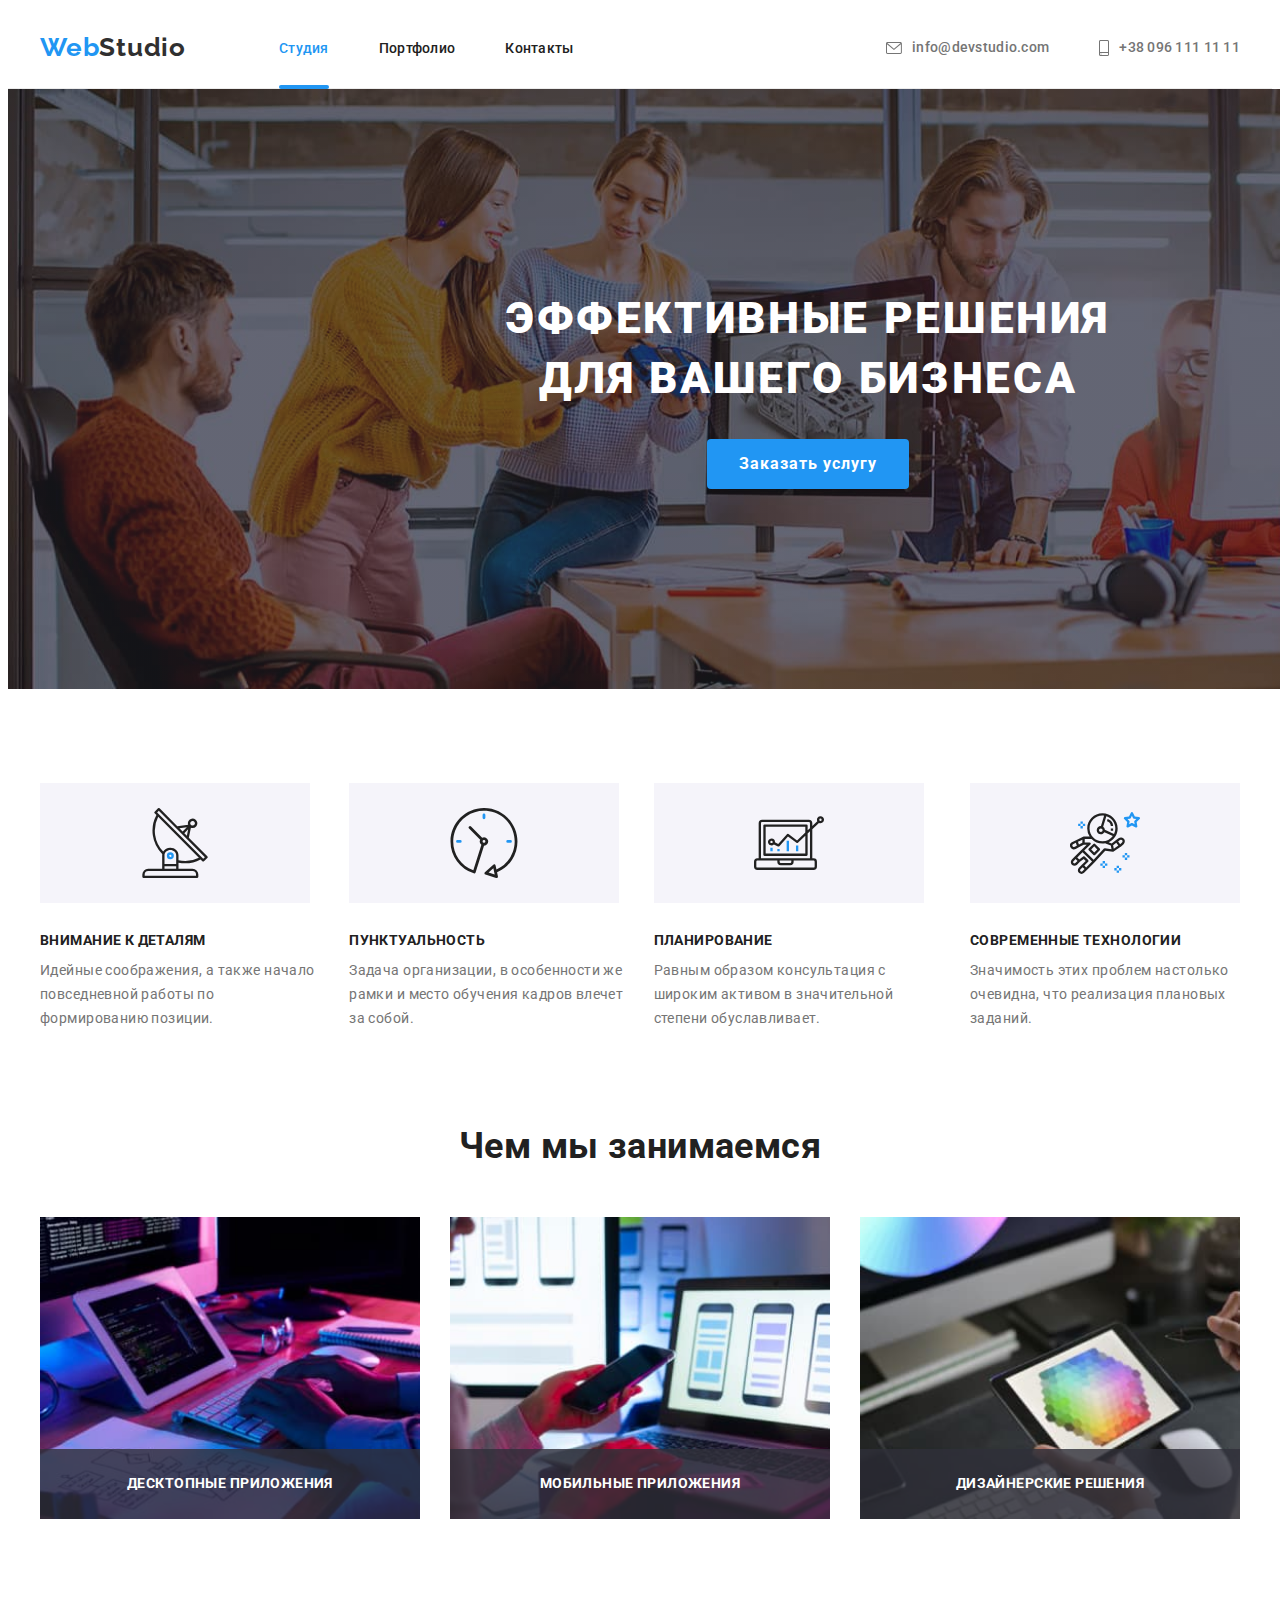
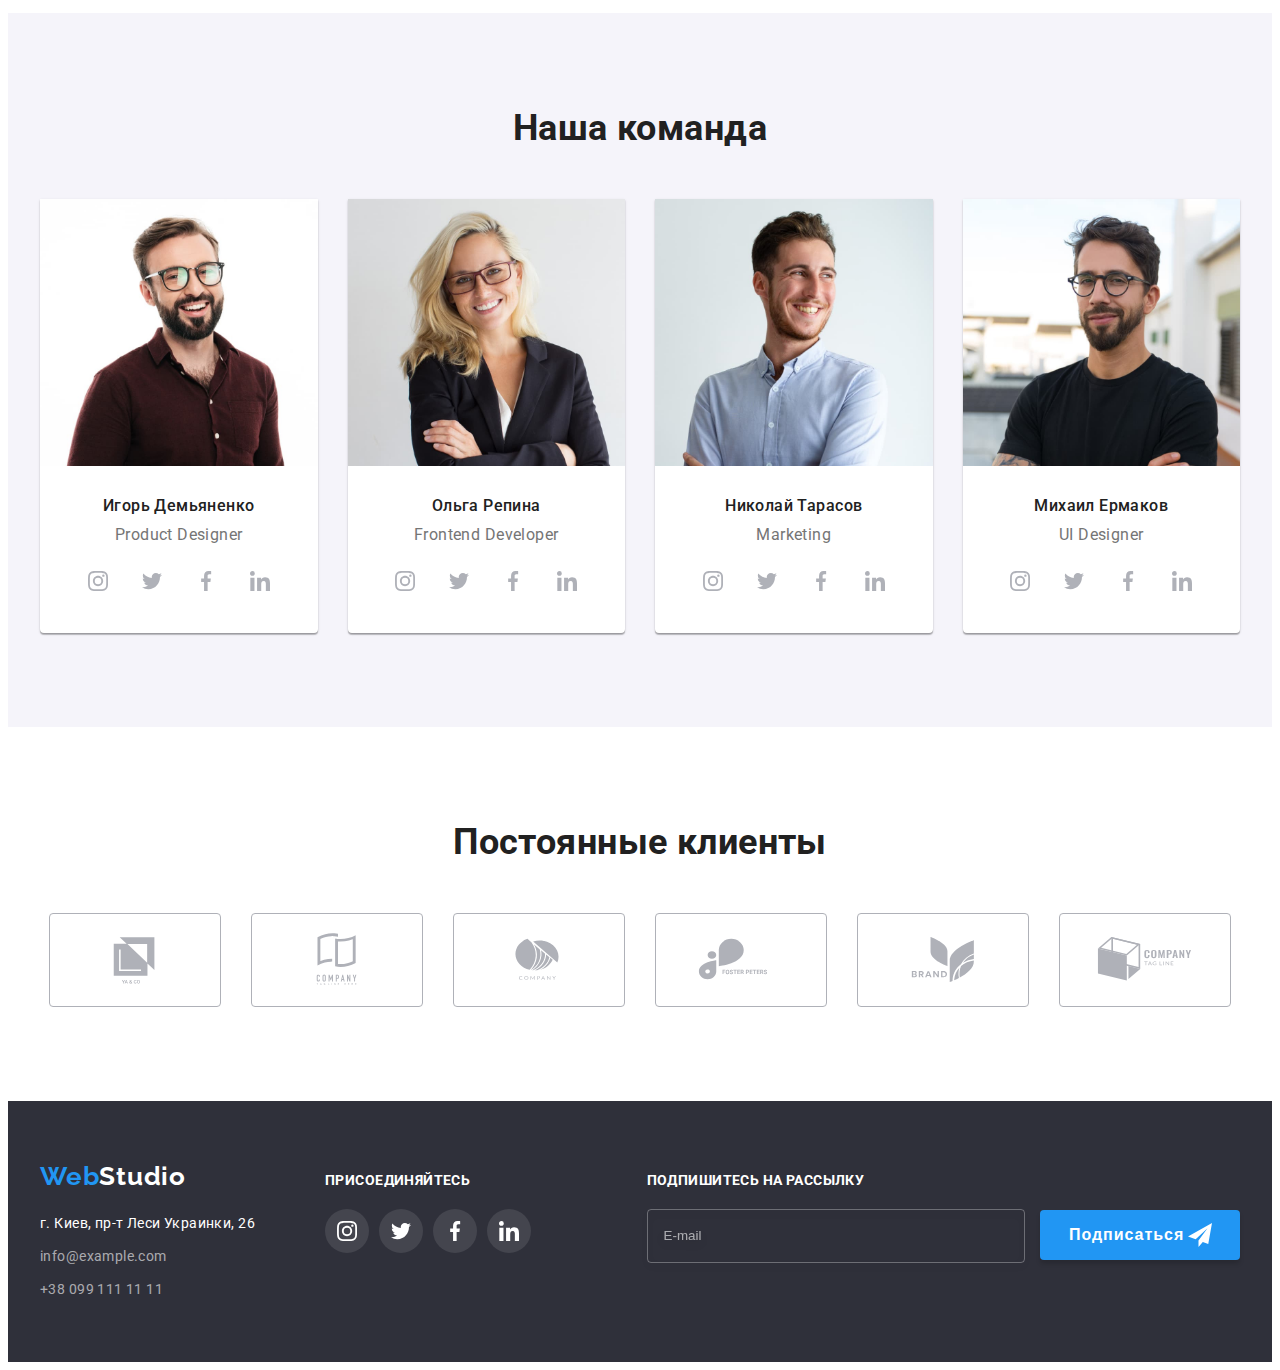
<file: index.html>
<!DOCTYPE html>
<html lang="ru">
  <head>
    <meta charset="UTF-8" />
    <meta http-equiv="X-UA-Compatible" content="IE=edge" />
    <meta name="viewport" content="width=device-width, initial-scale=1.0" />
    <link rel="preconnect" href="https://fonts.googleapis.com" />
    <link rel="preconnect" href="https://fonts.gstatic.com" crossorigin />
    <link
      href="https://fonts.googleapis.com/css2?family=Raleway:wght@700&family=Roboto:wght@400;500;700;900&display=swap"
      rel="stylesheet"
    />
    <link
      rel="stylesheet"
      href="https://cdnjs.cloudflare.com/ajax/libs/modern-normalize/1.1.0/modern-normalize.min.css"
      integrity="sha512-wpPYUAdjBVSE4KJnH1VR1HeZfpl1ub8YT/NKx4PuQ5NmX2tKuGu6U/JRp5y+Y8XG2tV+wKQpNHVUX03MfMFn9Q=="
      crossorigin="anonymous"
      referrerpolicy="no-referrer"
    />
    <link rel="stylesheet" href="./css/style.css" />
    <title>Студия</title>
  </head>
  <body>
    <header class="header">
      <div class="container">
        <nav class="header-nav">
          <a href="" lang="en" class="header-nav__logo link"
            >Web<span class="header-nav__logo-bottom link">Studio</span></a
          >
          <ul class="header-list list">
            <li class="header-list__item">
              <a href="" class="header-list__link link link-active">Студия</a>
            </li>
            <li class="header-list__item">
              <a href="portfolio.html" class="header-list__link link"
                >Портфолио</a
              >
            </li>
            <li class="header-list__item">
              <a href="" class="header-list__link link">Контакты</a>
            </li>
          </ul>
        </nav>
        <ul class="header-list-adress list">
          <li>
            <a
              href="mailto:info@devstudio.com"
              class="header-list-adress__mail link"
            >
              <svg class="header-list-adress__icon" width="16" height="12">
                <use href="./images/icons.svg#icon-velopeen"></use>
              </svg>
              info@devstudio.com</a
            >
          </li>
          <li>
            <a href="tel:+380961111111" class="header-list-adress__tel link">
              <svg class="header-list-adress__icon" width="10" height="16">
                <use href="./images/icons.svg#icon-smartphone"></use>
              </svg>
              +38 096 111 11 11</a
            >
          </li>
        </ul>
      </div>
    </header>
    <main>
      <section class="hero">
        <div class="container">
          <h1 class="hero__title">Эффективные решения для вашего бизнеса</h1>
          <button type="button" class="hero__btn" data-modal-open>
            Заказать услугу
          </button>
        </div>
      </section>
      <section class="characteristics">
        <div class="container">
          <h2 class="characteristics__title visually-hidden">
            Наши характеристики
          </h2>
          <ul class="characteristics-list list">
            <li class="characteristics-list__item">
              <div class="characteristics-soc">
                <svg class="characteristics-soc__icon" width="70" height="70">
                  <use href="./images/icons.svg#icon-antenna"></use>
                </svg>
              </div>

              <h3 class="characteristics-list__title">Внимание к деталям</h3>
              <p class="characteristics-list__text">
                Идейные соображения, а также начало повседневной работы по
                формированию позиции.
              </p>
            </li>
            <li class="characteristics-list__item">
              <div class="characteristics-soc">
                <svg class="characteristics-soc__icon" width="70" height="70">
                  <use href="./images/icons.svg#icon-clock"></use>
                </svg>
              </div>
              <h3 class="characteristics-list__title">Пунктуальность</h3>
              <p class="characteristics-list__text">
                Задача организации, в особенности же рамки и место обучения
                кадров влечет за собой.
              </p>
            </li>
            <li class="characteristics-list__item">
              <div class="characteristics-soc">
                <svg class="characteristics-soc__icon" width="70" height="70">
                  <use href="./images/icons.svg#icon-diagram"></use>
                </svg>
              </div>
              <h3 class="characteristics-list__title">Планирование</h3>
              <p class="characteristics-list__text">
                Равным образом консультация с широким активом в значительной
                степени обуславливает.
              </p>
            </li>
            <li class="characteristics-list__item">
              <div class="characteristics-soc">
                <svg class="characteristics-soc__icon" width="70" height="70">
                  <use href="./images/icons.svg#icon-astronaut"></use>
                </svg>
              </div>
              <h3 class="characteristics-list__title">
                Современные технологии
              </h3>
              <p class="characteristics-list__text">
                Значимость этих проблем настолько очевидна, что реализация
                плановых заданий.
              </p>
            </li>
          </ul>
        </div>
      </section>
      <section class="employment">
        <div class="container">
          <h2 class="employment__title">Чем мы занимаемся</h2>
          <ul class="employment-list list">
            <li class="employment-list__item">
              <img
                src="images/img.jpg"
                alt="Десктопные приложения"
                width="370"
                class="employment-list__img"
              />
              <p class="employment-list__text">Десктопные приложения</p>
            </li>
            <li class="employment-list__item">
              <img
                src="images/img1.jpg"
                alt="Мобильные приложения"
                width="370"
                class="employment-list__img"
              />
              <p class="employment-list__text">Мобильные приложения</p>
            </li>
            <li class="employment-list__item">
              <img
                src="images/img2.jpg"
                alt="Дизайнерские решения"
                width="370"
                class="employment-list__img"
              />
              <p class="employment-list__text">Дизайнерские решения</p>
            </li>
          </ul>
        </div>
      </section>
      <!-- <svg class="command-soc-icon" width="" height="">
                      <use href="./images/icons.svg#"></use>
                    </svg> -->
      <section class="command">
        <div class="container">
          <h2 class="command__title">Наша команда</h2>
          <ul class="command-list list">
            <li class="command-list__item">
              <img
                src="images/ihor.jpg"
                alt="Игорь Демьяненко"
                width="270"
                class="command-list__img"
              />
              <h3 class="command-list__title">Игорь Демьяненко</h3>
              <p lang="en" class="command-list__text">Product Designer</p>
              <ul class="command-soc-list list">
                <li class="command-soc-list__item">
                  <a href="" class="command-soc-list__link">
                    <svg class="command-soc-list__icon" width="20" height="20">
                      <use href="./images/icons.svg#icon-instagram"></use>
                    </svg>
                  </a>
                </li>
                <li class="command-soc-list__item">
                  <a href="" class="command-soc-list__link">
                    <svg class="command-soc-list__icon" width="20" height="20">
                      <use href="./images/icons.svg#icon-twitter"></use>
                    </svg>
                  </a>
                </li>
                <li class="command-soc-list__item">
                  <a href="" class="command-soc-list__link">
                    <svg class="command-soc-list__icon" width="20" height="20">
                      <use href="./images/icons.svg#icon-facebook"></use>
                    </svg>
                  </a>
                </li>
                <li class="command-soc-list__item">
                  <a href="" class="command-soc-list__link">
                    <svg class="command-soc-list__icon" width="20" height="20">
                      <use href="./images/icons.svg#icon-linkedin"></use>
                    </svg>
                  </a>
                </li>
              </ul>
            </li>
            <li class="command-list__item">
              <img
                src="images/olha.jpg"
                alt="Ольга Репина"
                width="270"
                class="command-list__img"
              />
              <h3 class="command-list__title">Ольга Репина</h3>
              <p lang="en" class="command-list__text">Frontend Developer</p>
              <ul class="command-soc-list list">
                <li class="command-soc-list__item">
                  <a href="" class="command-soc-list__link">
                    <svg class="command-soc-list__icon" width="20" height="20">
                      <use href="./images/icons.svg#icon-instagram"></use>
                    </svg>
                  </a>
                </li>
                <li class="command-soc-list__item">
                  <a href="" class="command-soc-list__link">
                    <svg class="command-soc-list__icon" width="20" height="20">
                      <use href="./images/icons.svg#icon-twitter"></use>
                    </svg>
                  </a>
                </li>
                <li class="command-soc-list__item">
                  <a href="" class="command-soc-list__link">
                    <svg class="command-soc-list__icon" width="20" height="20">
                      <use href="./images/icons.svg#icon-facebook"></use>
                    </svg>
                  </a>
                </li>
                <li class="command-soc-list__item">
                  <a href="" class="command-soc-list__link">
                    <svg class="command-soc-list__icon" width="20" height="20">
                      <use href="./images/icons.svg#icon-linkedin"></use>
                    </svg>
                  </a>
                </li>
              </ul>
            </li>
            <li class="command-list__item">
              <img
                src="images/nikolay.jpg"
                alt="Николай Тарасов"
                width="270"
                class="command-list__img"
              />
              <h3 class="command-list__title">Николай Тарасов</h3>
              <p lang="en" class="command-list__text">Marketing</p>
              <ul class="command-soc-list list">
                <li class="command-soc-list__item">
                  <a href="" class="command-soc-list__link">
                    <svg class="command-soc-list__icon" width="20" height="20">
                      <use href="./images/icons.svg#icon-instagram"></use>
                    </svg>
                  </a>
                </li>
                <li class="command-soc-list__item">
                  <a href="" class="command-soc-list__link">
                    <svg class="command-soc-list__icon" width="20" height="20">
                      <use href="./images/icons.svg#icon-twitter"></use>
                    </svg>
                  </a>
                </li>
                <li class="command-soc-list__item">
                  <a href="" class="command-soc-list__link">
                    <svg class="command-soc-list__icon" width="20" height="20">
                      <use href="./images/icons.svg#icon-facebook"></use>
                    </svg>
                  </a>
                </li>
                <li class="command-soc-list__item">
                  <a href="" class="command-soc-list__link">
                    <svg class="command-soc-list__icon" width="20" height="20">
                      <use href="./images/icons.svg#icon-linkedin"></use>
                    </svg>
                  </a>
                </li>
              </ul>
            </li>
            <li class="command-list__item">
              <img
                src="images/mikhail.jpg"
                alt="Михаил Ермаков"
                width="270"
                class="command-list__img"
              />
              <h3 class="command-list__title">Михаил Ермаков</h3>
              <p lang="en" class="command-list__text">UI Designer</p>
              <ul class="command-soc-list list">
                <li class="command-soc-list__item">
                  <a href="" class="command-soc-list__link">
                    <svg class="command-soc-list__icon" width="20" height="20">
                      <use href="./images/icons.svg#icon-instagram"></use>
                    </svg>
                  </a>
                </li>
                <li class="command-soc-list__item">
                  <a href="" class="command-soc-list__link">
                    <svg class="command-soc-list__icon" width="20" height="20">
                      <use href="./images/icons.svg#icon-twitter"></use>
                    </svg>
                  </a>
                </li>
                <li class="command-soc-list__item">
                  <a href="" class="command-soc-list__link">
                    <svg class="command-soc-list__icon" width="20" height="20">
                      <use href="./images/icons.svg#icon-facebook"></use>
                    </svg>
                  </a>
                </li>
                <li class="command-soc-list__item">
                  <a href="" class="command-soc-list__link">
                    <svg class="command-soc-list__icon" width="20" height="20">
                      <use href="./images/icons.svg#icon-linkedin"></use>
                    </svg>
                  </a>
                </li>
              </ul>
            </li>
          </ul>
        </div>
      </section>
      <section class="clients">
        <h2 class="clients__title">Постоянные клиенты</h2>
        <ul class="clients-list list">
          <li class="clients-list__item">
            <a href="" class="clients-list__link link">
              <svg class="clients-list__icon" width="106" height="60">
                <use href="./images/icons.svg#icon-Logo"></use>
              </svg>
            </a>
          </li>
          <li class="clients-list__item">
            <a href="" class="clients-list__link link">
              <svg class="clients-list__icon" width="106" height="60">
                <use href="./images/icons.svg#icon-Logo-1"></use>
              </svg>
            </a>
          </li>
          <li class="clients-list__item">
            <a href="" class="clients-list__link link">
              <svg class="clients-list__icon" width="106" height="60">
                <use href="./images/icons.svg#icon-Logo-2"></use>
              </svg>
            </a>
          </li>
          <li class="clients-list__item">
            <a href="" class="clients-list__link link">
              <svg class="clients-list__icon" width="106" height="60">
                <use href="./images/icons.svg#icon-Logo-3"></use>
              </svg>
            </a>
          </li>
          <li class="clients-list__item">
            <a href="" class="clients-list__link link">
              <svg class="clients-list__icon" width="106" height="60">
                <use href="./images/icons.svg#icon-Logo-4"></use>
              </svg>
            </a>
          </li>
          <li class="clients-list__item">
            <a href="" class="clients-list__link link">
              <svg class="clients-list__icon" width="106" height="60">
                <use href="./images/icons.svg#icon-Logo-5"></use>
              </svg>
            </a>
          </li>
        </ul>
      </section>
    </main>

    <footer class="footer">
      <div class="container">
        <div class="footer-link">
          <a href="" lang="en" class="footer-logo link"
            >Web<span class="footer-logo-bottom">Studio</span></a
          >
          <address class="footer-address">
            <ul class="footer-list list">
              <li class="footer-item">
                <a
                  href="https://goo.gl/maps/c82AYFXfid1aYT6A9"
                  target="blank"
                  rel="noopener noreferrer nofollow"
                  class="footer-link-adress link"
                  >г. Киев, пр-т Леси Украинки, 26</a
                >
              </li>
              <li>
                <a href="mailto:info@example.com" class="footer-link-mail link"
                  >info@example.com</a
                >
              </li>
              <li>
                <a href="tel:+380991111111" class="footer-link-tel link"
                  >+38 099 111 11 11</a
                >
              </li>
            </ul>
          </address>
        </div>
        <div class="footer-icon">
          <p class="footer-title">присоединяйтесь</p>
          <ul class="footer-soc-list list">
            <li class="footer-soc-item">
              <a href="" class="footer-soc-link">
                <svg class="footer-soc-icon" width="20" height="20">
                  <use href="./images/icons.svg#icon-instagram"></use>
                </svg>
              </a>
            </li>
            <li class="footer-soc-item">
              <a href="" class="footer-soc-link">
                <svg class="footer-soc-icon" width="20" height="20">
                  <use href="./images/icons.svg#icon-twitter"></use>
                </svg>
              </a>
            </li>
            <li class="footer-soc-item">
              <a href="" class="footer-soc-link">
                <svg class="footer-soc-icon" width="20" height="20">
                  <use href="./images/icons.svg#icon-facebook"></use>
                </svg>
              </a>
            </li>
            <li class="footer-soc-item">
              <a href="" class="footer-soc-link">
                <svg class="footer-soc-icon" width="20" height="20">
                  <use href="./images/icons.svg#icon-linkedin"></use>
                </svg>
              </a>
            </li>
          </ul>
        </div>
        <div class="footer-subscription">
          <p class="footer-subscription-title">Подпишитесь на рассылку</p>
          <form>
            <input
              type="text"
              name="user-email"
              class="footer-subscription-input"
              placeholder="E-mail"
            />
            <button type="submit" class="footer-subscription-btn">
              Подписаться
              <svg class="footer-input-icon" width="24" height="24">
                <use href="./images/icons.svg#icon-icon-send"></use>
              </svg>
            </button>
          </form>
        </div>
      </div>
    </footer>
    <div class="backdrop is-hidden" data-modal>
      <div class="backdrop__modal">
        <button type="button" class="modal-close-btn" data-modal-close>
          <svg class="modal-close-btn__icon" width="11" height="11">
            <use href="./images/icons.svg#icon---18dp-2-1-1"></use>
          </svg>
        </button>
        <p class="backdrop__title">Оставьте свои данные, мы вам перезвоним</p>
        <form class="modal-form">
          <div class="modal-field">
            <label class="modal-field__label" for="user-name">Имя</label>
            <div class="modal-wrap">
              <input
                type="text"
                name="user-name"
                class="modal-wrap__input"
                required
                id="user-name"
              />
              <svg class="modal-wrap__icon" width="18" height="18">
                <use href="./images/icons.svg#icon-person-black-18dp-1"></use>
              </svg>
            </div>
          </div>
          <div class="modal-field">
            <label class="modal-field__label" for="user-tel">Телефон</label>
            <div class="modal-wrap">
              <input
                type="tel"
                name="user-tel"
                class="modal-wrap__input"
                required
                id="user-tel"
              />
              <svg class="modal-wrap__icon" width="18" height="18">
                <use href="./images/icons.svg#icon-phone-black-18dp-1"></use>
              </svg>
            </div>
          </div>
          <div class="modal-field">
            <label class="modal-field__label" for="user-email">Почта</label>
            <div class="modal-wrap">
              <input
                type="email"
                name="user-email"
                class="modal-wrap__input"
                id="user-email"
              />
              <svg class="modal-wrap__icon" width="18" height="18">
                <use href="./images/icons.svg#icon-email-black-18dp-1"></use>
              </svg>
            </div>
          </div>
          <div class="modal-field">
            <label class="modal-field__label" for="user-text"
              >Комментарий</label
            >
            <textarea
              name="user-text"
              id="user-text"
              placeholder="Введите текст"
              class="modal-field__text"
            ></textarea>
          </div>
          <div class="modal-field">
            <input
              type="checkbox"
              class="modal-field__check visually-hidden"
              id="input-check"
              name="policy"
              value="policy"
            />
            <label for="input-check" class="check-text">
              <span>
                <svg class="check-text__icon" width="11" height="8">
                  <use href="./images/icons.svg#icon-check"></use>
                </svg>
              </span>
              Соглашаюсь с рассылкой и принимаю&nbsp;
              <a href="" class="check-text__link">Условия договора</a>
            </label>
          </div>
          <button type="submit" class="modal-form__btn">Отправить</button>
        </form>
      </div>
    </div>
    <script src="./js/modal.js"></script>
  </body>
</html>
</file>
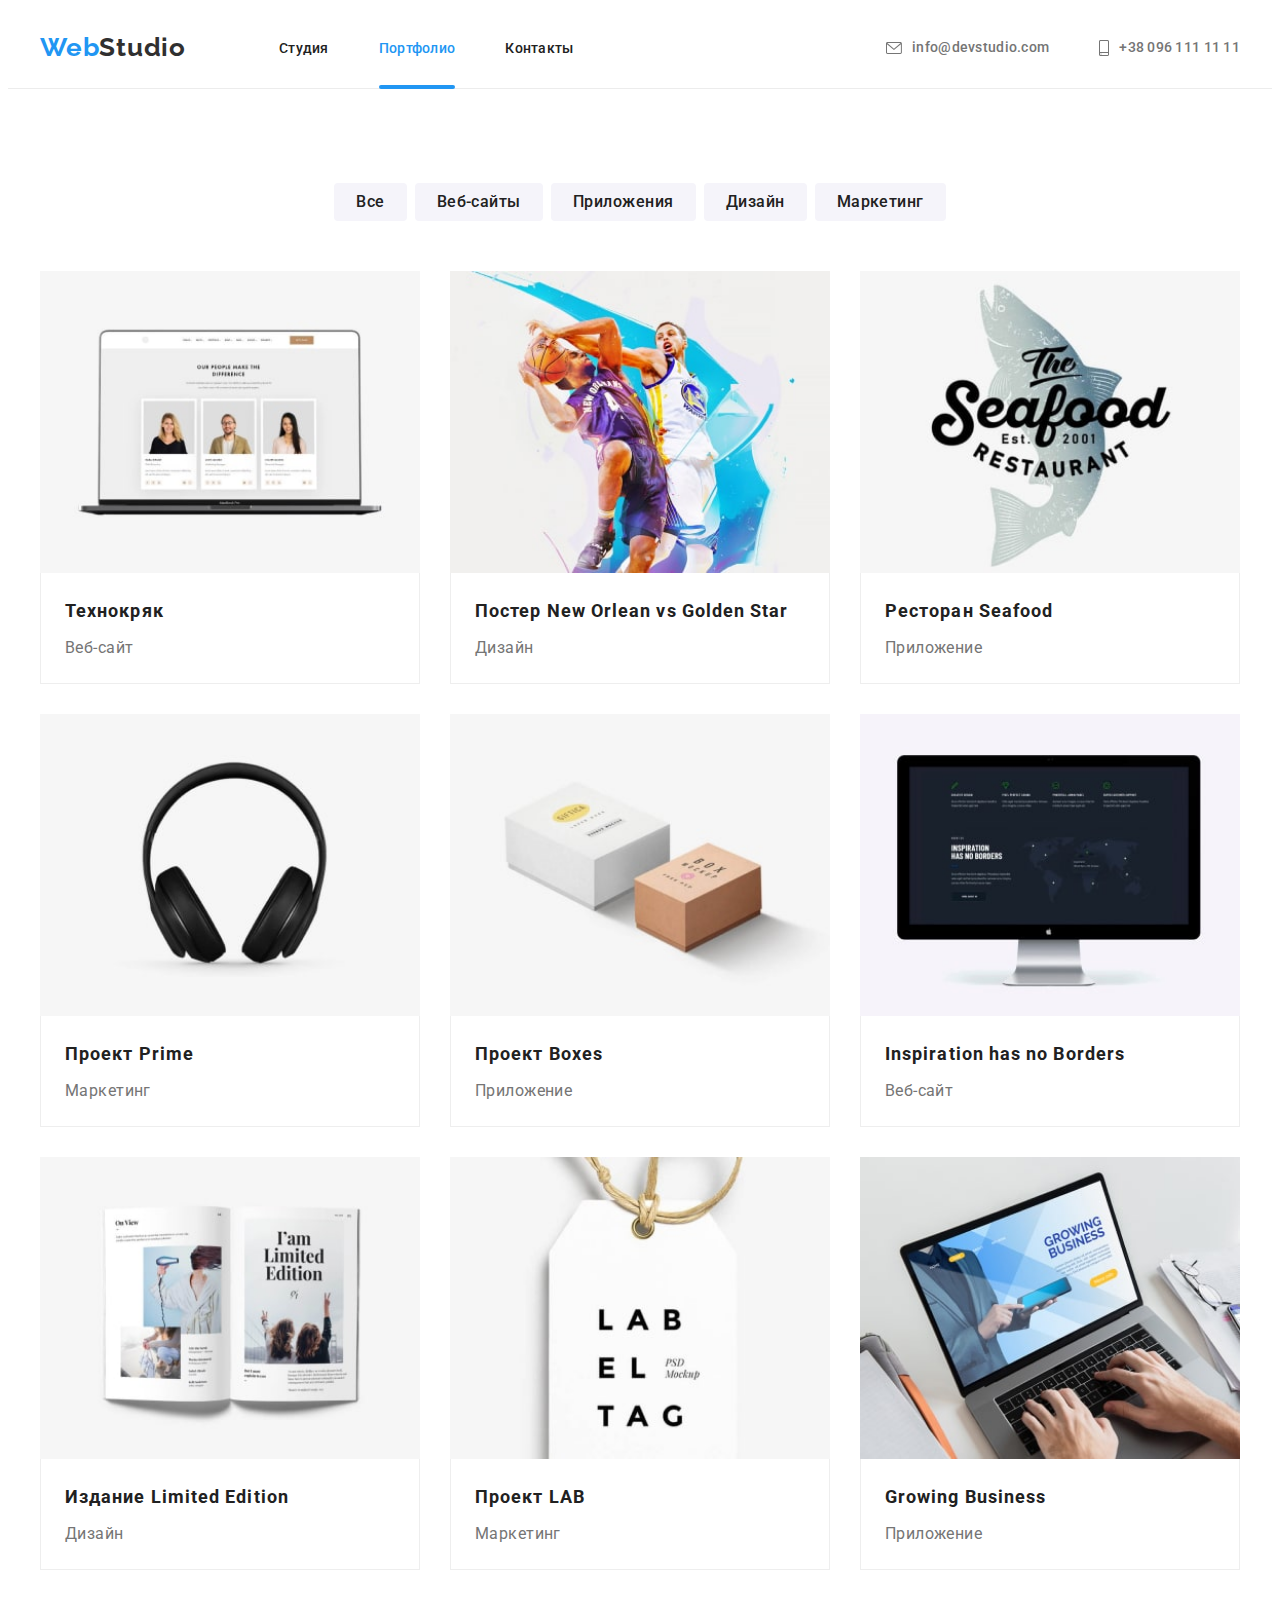
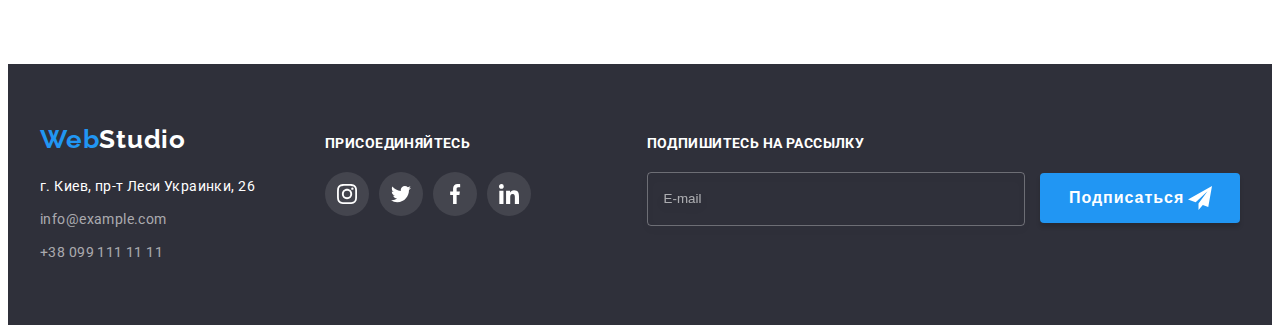
<file: portfolio.html>
<!DOCTYPE html>
<html lang="ru">
  <head>
    <meta charset="UTF-8" />
    <meta http-equiv="X-UA-Compatible" content="IE=edge" />
    <meta name="viewport" content="width=device-width, initial-scale=1.0" />
    <link rel="preconnect" href="https://fonts.googleapis.com" />
    <link rel="preconnect" href="https://fonts.gstatic.com" crossorigin />
    <link
      href="https://fonts.googleapis.com/css2?family=Raleway:wght@700&family=Roboto:wght@400;500;700;900&display=swap"
      rel="stylesheet"
    />
    <link
      rel="stylesheet"
      href="https://cdnjs.cloudflare.com/ajax/libs/modern-normalize/1.1.0/modern-normalize.min.css"
      integrity="sha512-wpPYUAdjBVSE4KJnH1VR1HeZfpl1ub8YT/NKx4PuQ5NmX2tKuGu6U/JRp5y+Y8XG2tV+wKQpNHVUX03MfMFn9Q=="
      crossorigin="anonymous"
      referrerpolicy="no-referrer"
    />
    <link rel="stylesheet" href="./css/style.css" />
    <title>Портфолио</title>
  </head>
  <body>
    <header class="header">
      <div class="container">
        <nav class="header-nav">
          <a href="" lang="en" class="header-nav__logo link"
            >Web<span class="header-nav__logo-bottom link">Studio</span></a
          >
          <ul class="header-list list">
            <li class="header-list__item">
              <a href="index.html" class="header-list__link link">Студия</a>
            </li>
            <li class="header-list__item">
              <a href="" class="header-list__link link link-active"
                >Портфолио</a
              >
            </li>
            <li class="header-list__item">
              <a href="" class="header-list__link link">Контакты</a>
            </li>
          </ul>
        </nav>
        <ul class="header-list-adress list">
          <li>
            <a
              href="mailto:info@devstudio.com"
              class="header-list-adress__mail link"
            >
              <svg class="header-list-adress__icon" width="16" height="12">
                <use href="./images/icons.svg#icon-velopeen"></use>
              </svg>
              info@devstudio.com</a
            >
          </li>
          <li>
            <a href="tel:+380961111111" class="header-list-adress__tel link">
              <svg class="header-list-adress__icon" width="10" height="16">
                <use href="./images/icons.svg#icon-smartphone"></use>
              </svg>
              +38 096 111 11 11</a
            >
          </li>
        </ul>
      </div>
    </header>
    <main>
      <section class="employmen">
        <div class="container">
          <h1 class="employmen-title visually-hidden">Чем мы занимаемся</h1>
          <ul class="employmen-list list">
            <li class="employmen-item">
              <button type="button" class="employmen-btn">Все</button>
            </li>
            <li class="employmen-item">
              <button type="button" class="employmen-btn">Веб-сайты</button>
            </li>
            <li class="employmen-item">
              <button type="button" class="employmen-btn">Приложения</button>
            </li>
            <li class="employmen-item">
              <button type="button" class="employmen-btn">Дизайн</button>
            </li>
            <li class="employmen-item">
              <button type="button" class="employmen-btn">Маркетинг</button>
            </li>
          </ul>
          <ul class="employmen-list-bottom list">
            <li class="employmen-item-bottom">
              <a href="" class="employmen-link link">
                <div class="employmen-inner">
                  <img
                    src="./images/imgmin.jpg"
                    alt="ноутбук"
                    width="370"
                    class="employmen-img"
                  />
                  <p class="employmen-main-text">
                    Ресурс предлагает комплексные предложения с разным уровнем
                    функционала и сервисов. Все это позволит посетителю получить
                    исчерпывающие сведения о компании или частном лице.
                  </p>
                </div>
                <div class="employmen-content">
                  <h2 class="employmen-title-bottom">Технокряк</h2>
                  <p class="employmen-text">Веб-сайт</p>
                </div>
              </a>
            </li>
            <li class="employmen-item-bottom">
              <a href="" class="employmen-link link">
                <div class="employmen-inner">
                  <img
                    src="./images/img1min.jpg"
                    alt="баскетбол"
                    width="370"
                    class="employmen-img"
                  />
                  <p class="employmen-main-text">
                    Ресурс предлагает комплексные предложения с разным уровнем
                    функционала и сервисов. Все это позволит посетителю получить
                    исчерпывающие сведения о компании или частном лице.
                  </p>
                </div>
                <div class="employmen-content">
                  <h2 class="employmen-title-bottom">
                    Постер <span lang="en">New Orlean vs Golden Star</span>
                  </h2>
                  <p class="employmen-text">Дизайн</p>
                </div>
              </a>
            </li>
            <li class="employmen-item-bottom">
              <a href="" class="employmen-link link">
                <div class="employmen-inner">
                  <img
                    src="./images/img2min.jpg"
                    alt="логотип"
                    width="370"
                    class="employmen-img"
                  />
                  <p class="employmen-main-text">
                    Ресурс предлагает комплексные предложения с разным уровнем
                    функционала и сервисов. Все это позволит посетителю получить
                    исчерпывающие сведения о компании или частном лице.
                  </p>
                </div>
                <div class="employmen-content">
                  <h2 class="employmen-title-bottom">
                    Ресторан <span lang="en">Seafood</span>
                  </h2>
                  <p class="employmen-text">Приложение</p>
                </div>
              </a>
            </li>
            <li class="employmen-item-bottom">
              <a href="" class="employmen-link link">
                <div class="employmen-inner">
                  <img
                    src="./images/img3min.jpg"
                    alt="наушники"
                    width="370"
                    class="employmen-img"
                  />
                  <p class="employmen-main-text">
                    Ресурс предлагает комплексные предложения с разным уровнем
                    функционала и сервисов. Все это позволит посетителю получить
                    исчерпывающие сведения о компании или частном лице.
                  </p>
                </div>
                <div class="employmen-content">
                  <h2 class="employmen-title-bottom">
                    Проект <span lang="en">Prime</span>
                  </h2>
                  <p class="employmen-text">Маркетинг</p>
                </div>
              </a>
            </li>
            <li class="employmen-item-bottom">
              <a href="" class="employmen-link link">
                <div class="employmen-inner">
                  <img
                    src="./images/img4min.jpg"
                    alt="коробочки"
                    width="370"
                    class="employmen-img"
                  />
                  <p class="employmen-main-text">
                    Ресурс предлагает комплексные предложения с разным уровнем
                    функционала и сервисов. Все это позволит посетителю получить
                    исчерпывающие сведения о компании или частном лице.
                  </p>
                </div>
                <div class="employmen-content">
                  <h2 class="employmen-title-bottom">
                    Проект <span lang="en">Boxes</span>
                  </h2>
                  <p class="employmen-text">Приложение</p>
                </div>
              </a>
            </li>
            <li class="employmen-item-bottom">
              <a href="" class="employmen-link link">
                <div class="employmen-inner">
                  <img
                    src="./images/img5min.jpg"
                    alt="монитор"
                    width="370"
                    class="employmen-img"
                  />
                  <p class="employmen-main-text">
                    Ресурс предлагает комплексные предложения с разным уровнем
                    функционала и сервисов. Все это позволит посетителю получить
                    исчерпывающие сведения о компании или частном лице.
                  </p>
                </div>
                <div class="employmen-content">
                  <h2 lang="en" class="employmen-title-bottom">
                    Inspiration has no Borders
                  </h2>
                  <p class="employmen-text">Веб-сайт</p>
                </div>
              </a>
            </li>
            <li class="employmen-item-bottom">
              <a href="" class="employmen-link link">
                <div class="employmen-inner">
                  <img
                    src="./images/img6min.jpg"
                    alt="книга"
                    width="370"
                    class="employmen-img"
                  />
                  <p class="employmen-main-text">
                    Ресурс предлагает комплексные предложения с разным уровнем
                    функционала и сервисов. Все это позволит посетителю получить
                    исчерпывающие сведения о компании или частном лице.
                  </p>
                </div>
                <div class="employmen-content">
                  <h2 class="employmen-title-bottom">
                    Издание <span lang="en">Limited Edition</span>
                  </h2>
                  <p class="employmen-text">Дизайн</p>
                </div>
              </a>
            </li>
            <li class="employmen-item-bottom">
              <a href="" class="employmen-link link">
                <div class="employmen-inner">
                  <img
                    src="./images/img7min.jpg"
                    alt="бирка"
                    width="370"
                    class="employmen-img"
                  />
                  <p class="employmen-main-text">
                    Ресурс предлагает комплексные предложения с разным уровнем
                    функционала и сервисов. Все это позволит посетителю получить
                    исчерпывающие сведения о компании или частном лице.
                  </p>
                </div>
                <div class="employmen-content">
                  <h2 class="employmen-title-bottom">
                    Проект <span lang="en">LAB</span>
                  </h2>
                  <p class="employmen-text">Маркетинг</p>
                </div>
              </a>
            </li>
            <li class="employmen-item-bottom">
              <a href="" class="employmen-link link">
                <div class="employmen-inner">
                  <img
                    src="./images/img8min.jpg"
                    alt="ноутбук2"
                    width="370"
                    class="employmen-img"
                  />
                  <p class="employmen-main-text">
                    Ресурс предлагает комплексные предложения с разным уровнем
                    функционала и сервисов. Все это позволит посетителю получить
                    исчерпывающие сведения о компании или частном лице.
                  </p>
                </div>
                <div class="employmen-content">
                  <h2 lang="en" class="employmen-title-bottom">
                    Growing Business
                  </h2>
                  <p class="employmen-text">Приложение</p>
                </div>
              </a>
            </li>
          </ul>
        </div>
      </section>
    </main>
    <footer class="footer">
      <div class="container">
        <div class="footer-link">
          <a href="" lang="en" class="footer-logo link"
            >Web<span class="footer-logo-bottom">Studio</span></a
          >
          <address class="footer-address">
            <ul class="footer-list list">
              <li class="footer-item">
                <a
                  href="https://goo.gl/maps/c82AYFXfid1aYT6A9"
                  target="blank"
                  rel="noopener noreferrer nofollow"
                  class="footer-link-adress link"
                  >г. Киев, пр-т Леси Украинки, 26</a
                >
              </li>
              <li>
                <a href="mailto:info@example.com" class="footer-link-mail link"
                  >info@example.com</a
                >
              </li>
              <li>
                <a href="tel:+380991111111" class="footer-link-tel link"
                  >+38 099 111 11 11</a
                >
              </li>
            </ul>
          </address>
        </div>
        <div class="footer-icon">
          <p class="footer-title">присоединяйтесь</p>
          <ul class="footer-soc-list list">
            <li class="footer-soc-item">
              <a href="" class="footer-soc-link">
                <svg class="footer-soc-icon" width="20" height="20">
                  <use href="./images/icons.svg#icon-instagram"></use>
                </svg>
              </a>
            </li>
            <li class="footer-soc-item">
              <a href="" class="footer-soc-link">
                <svg class="footer-soc-icon" width="20" height="20">
                  <use href="./images/icons.svg#icon-twitter"></use>
                </svg>
              </a>
            </li>
            <li class="footer-soc-item">
              <a href="" class="footer-soc-link">
                <svg class="footer-soc-icon" width="20" height="20">
                  <use href="./images/icons.svg#icon-facebook"></use>
                </svg>
              </a>
            </li>
            <li class="footer-soc-item">
              <a href="" class="footer-soc-link">
                <svg class="footer-soc-icon" width="20" height="20">
                  <use href="./images/icons.svg#icon-linkedin"></use>
                </svg>
              </a>
            </li>
          </ul>
        </div>
        <div class="footer-subscription">
          <p class="footer-subscription-title">Подпишитесь на рассылку</p>
          <form>
            <input
              type="text"
              name="user-email"
              class="footer-subscription-input"
              placeholder="E-mail"
            />
            <button type="button" class="footer-subscription-btn">
              Подписаться
              <svg class="footer-input-icon" width="24" height="24">
                <use href="./images/icons.svg#icon-icon-send"></use>
              </svg>
            </button>
          </form>
        </div>
      </div>
    </footer>
  </body>
</html>
</file>
<file: css/style.css>
:root {
  --bottom-title-color: #212121;
  --active-link-color: #2196f3;
  --header-logo-color: #303030;
  --header-mail-tel-body-color: #757575;
  --title-link-color: #ffffff;
  --footer-mail-tel-color: rgba(255, 255, 255, 0.6);
  --footer-background-color: #2f303a;
  --timing-animation: cubic-bezier(0.4, 0, 0.2, 1);
  --time-animation: 250ms;
}

body {
  font-family: "Roboto", sans-serif;
  background-color: var(--title-link-color);
  font-size: 14px;
  letter-spacing: 0.03em;
  color: var(--header-mail-tel-body-color);
}

h1,
h2,
h3,
h4,
h5,
h6,
p {
  margin: 0;
}

img {
  display: block;
  width: 100%;
  height: auto;
}

.container {
  width: 1200px;
  margin: 0 auto;
  padding-left: 15px;
  padding-right: 15px;
  /* outline: 1px solid red; */
}

.link {
  text-decoration: none;
}

.list {
  list-style: none;
  margin: 0;
  padding: 0;
}

.visually-hidden {
  position: absolute;
  white-space: nowrap;
  width: 1px;
  height: 1px;
  overflow: hidden;
  border: 0;
  padding: 0;
  clip: rect(0 0 0 0);
  clip-path: inset(50%);
  margin: -1px;
}

/* ----------------------------------студия-------------------------- */

/* !------------header-----------! */

.header {
  border-bottom: 1px solid #ececec;
}

.header .container {
  display: flex;
  align-items: center;
}

.header-nav {
  display: flex;
  align-items: center;
}

.header-nav__logo {
  font-family: "Raleway";
  font-weight: 700;
  font-size: 26px;
  line-height: 1.19;
  letter-spacing: 0.03em;
  color: var(--active-link-color);
  margin-right: 93px;
  padding-top: 24px;
  padding-bottom: 25px;
}
.header-nav__logo-bottom {
  font-family: "Raleway";
  font-weight: 700;
  font-size: 26px;
  line-height: 1.19;
  letter-spacing: 0.03em;
  color: var(--header-logo-color);
}

.header-list {
  display: flex;
}

.header-list__item:not(:last-child) {
  margin-right: 50px;
}

.header-list__link {
  position: relative;
  font-family: inherit;
  font-weight: 500;
  font-size: 14px;
  line-height: 1.14;
  letter-spacing: 0.02em;
  color: var(--bottom-title-color);
  padding: 32px 0;
  transition: var(--time-animation) var(--timing-animation);
}

.header-list__link:hover,
.header-list__link:focus {
  font-family: inherit;
  font-weight: 500;
  font-size: 14px;
  line-height: 1.14;
  letter-spacing: 0.02em;
  color: var(--active-link-color);
}

.link-active {
  color: var(--active-link-color);
}

.link-active::after {
  content: "";
  position: absolute;
  left: 0;
  bottom: -1px;
  display: block;
  width: 100%;
  height: 4px;
  border-radius: 2px;
  background-color: var(--active-link-color);
}

.header-list-adress {
  display: flex;
  margin-left: auto;
}

.header-list-adress__mail,
.header-list-adress__tel {
  display: flex;
  align-items: center;
}

.header-list-adress__mail {
  font-family: inherit;
  font-weight: 500;
  font-size: 14px;
  line-height: 1.14;
  letter-spacing: 0.02em;
  color: var(--header-mail-tel-body-color);
  padding: 32px 0;
  transition: var(--time-animation) var(--timing-animation);
}

.header-list-adress__mail:hover,
.header-list-adress__mail:focus {
  font-family: inherit;
  font-weight: 500;
  font-size: 14px;
  line-height: 1.14;
  letter-spacing: 0.02em;
  color: var(--active-link-color);
}

.header-list-adress__tel {
  font-family: inherit;
  font-weight: 500;
  font-size: 14px;
  line-height: 1.14;
  letter-spacing: 0.02em;
  color: var(--header-mail-tel-body-color);
  margin-left: 50px;
  padding: 32px 0;
  transition: var(--time-animation) var(--timing-animation);
}

.header-list-adress__tel:hover,
.header-list-adress__tel:focus {
  font-family: inherit;
  font-weight: 500;
  font-size: 14px;
  line-height: 1.14;
  letter-spacing: 0.02em;
  color: var(--active-link-color);
}

.header-list-adress__icon {
  margin-right: 10px;
  fill: currentColor;
}

/* ----------------hero------------------- */

.hero {
  padding-top: 200px;
  padding-bottom: 200px;
  background-color: #2f303a;
  background-image: linear-gradient(
      rgba(47, 48, 58, 0.4),
      rgba(47, 48, 58, 0.4)
    ),
    url(../images/herobg.jpg);
  background-repeat: no-repeat;
  width: 1600px;
  margin: 0 auto;
}

.hero__title {
  width: 696px;
  margin: 0 auto;
  font-weight: 900;
  font-size: 44px;
  line-height: 1.36;
  text-align: center;
  letter-spacing: 0.06em;
  text-transform: uppercase;
  color: var(--title-link-color);
  margin-bottom: 30px;
}

.hero__btn {
  font-family: inherit;
  background-color: var(--active-link-color);
  font-weight: 700;
  font-size: 16px;
  line-height: 1.88;
  display: flex;
  align-items: center;
  text-align: center;
  letter-spacing: 0.06em;
  color: var(--title-link-color);
  cursor: pointer;
  padding: 10px 32px;
  border-radius: 4px;
  margin: 0 auto;
  box-shadow: 0px 4px 4px rgba(0, 0, 0, 0.15);
  border: none;
  transition: var(--time-animation) var(--timing-animation);
}

.hero__btn:hover,
.hero__btn:focus {
  background-color: #188ce8;
}

/* ----------characteristics---------- */

.characteristics {
  padding: 94px 0;
}

.characteristics-list {
  display: flex;
  margin-left: -30px;
}

.characteristics-list__item {
  flex-basis: calc((100% -120px) / 4);
  margin-left: 30px;
}

.characteristics-soc {
  width: 270px;
  height: 120px;
  background-color: #f5f4fa;
  margin-bottom: 30px;
  display: flex;
  justify-content: center;
  align-items: center;
}

.characteristics-list__title {
  font-size: 14px;
  font-weight: 700;
  line-height: 1.14;
  text-transform: uppercase;
  color: var(--bottom-title-color);
  margin-bottom: 10px;
}

.characteristics-list__text {
  line-height: 1.71;
}

/* ----------employment---------- */

.employment {
  padding-top: 0;
  padding-bottom: 94px;
}

.employment__title {
  font-weight: 700;
  font-size: 36px;
  line-height: 1.17;
  text-align: center;
  color: var(--bottom-title-color);
  margin-bottom: 50px;
}

.employment-list {
  display: flex;
  margin-left: -30px;
}

.employment-list__item {
  position: relative;
  flex-basis: calc((100% - 90px) / 3);
  margin-left: 30px;
}

.employment-list__text {
  position: absolute;
  font-weight: 700;
  line-height: 1.14;
  display: flex;
  justify-content: center;
  align-items: center;
  text-transform: uppercase;
  color: #ffffff;
  background-color: rgba(47, 48, 58, 0.8);
  width: 100%;
  height: 70px;
  left: 0;
  bottom: 0;
}

/* ----------command----------- */

.command {
  background: #f5f4fa;
  padding: 94px 0;
}

.command__title {
  font-weight: 700;
  font-size: 36px;
  line-height: 1.17;
  text-align: center;
  color: var(--bottom-title-color);
  margin-bottom: 50px;
}

.command-list {
  display: flex;
  margin-left: -30px;
}

.command-list__item {
  flex-basis: calc((100% - 120px) / 4);
  margin-left: 30px;
  box-shadow: 0px 1px 3px rgba(0, 0, 0, 0.12), 0px 1px 1px rgba(0, 0, 0, 0.14),
    0px 2px 1px rgba(0, 0, 0, 0.2);
  border-radius: 0px 0px 4px 4px;
  background-color: var(--title-link-color);
}

.command-list__img {
  margin-bottom: 30px;
  height: auto;
}

.command-list__title {
  font-weight: 500;
  font-size: 16px;
  line-height: 1.19;
  text-align: center;
  color: var(--bottom-title-color);
  margin-bottom: 10px;
}

.command-list__text {
  font-size: 16px;
  line-height: 1.19;
  margin-bottom: 15px;
  text-align: center;
}

.command-soc-list {
  display: flex;
  justify-content: center;
  margin-bottom: 30px;
}

.command-soc-list__item:not(:last-child) {
  margin-right: 10px;
}

.command-soc-list__link {
  width: 44px;
  height: 44px;
  background-color: var(--title-link-color);
  border-radius: 50%;
  display: flex;
  justify-content: center;
  align-items: center;
  color: #afb1b8;
  transition: var(--time-animation) var(--timing-animation);
}

.command-soc-list__link:hover,
.command-soc-list__link:focus {
  background-color: var(--active-link-color);
  color: var(--title-link-color);
}

.command-soc-list__icon {
  fill: currentColor;
}

/* ----------clients---------- */
.clients {
  padding: 94px 0;
}

.clients__title {
  font-weight: 700;
  font-size: 36px;
  line-height: 1.17;
  text-align: center;
  color: var(--bottom-title-color);
  margin: 0 auto 50px;
}

.clients-list {
  display: flex;
  justify-content: center;
}

.clients-list__item:not(:last-child) {
  margin-right: 30px;
  display: flex;
}

.clients-list__link {
  width: 170px;
  height: 92px;
  display: flex;
  justify-content: center;
  align-items: center;
  background-color: var(--title-link-color);
  border: 1px solid #afb1b8;
  border-radius: 4px;
  color: #afb1b8;
  transition: var(--time-animation) var(--timing-animation);
}

.clients-list__icon {
  fill: currentColor;
}

.clients-list__link:focus,
.clients-list__link:hover {
  background-color: var(--title-link-color);
  color: var(--active-link-color);
  border: 1px solid var(--active-link-color);
}

/* ----------footer---------- */

.footer {
  background-color: var(--footer-background-color);
  padding-bottom: 60px;
  padding-top: 60px;
}

.footer-logo {
  font-family: "Raleway";
  font-weight: 700;
  font-size: 26px;
  line-height: 1.19;
  letter-spacing: 0.03em;
  display: block;
  color: var(--active-link-color);
  margin-bottom: 20px;
}

.footer-logo-bottom {
  font-family: "Raleway";
  font-weight: 700;
  font-size: 26px;
  line-height: 1.19;
  letter-spacing: 0.03em;
  color: var(--title-link-color);
}

.footer-link-adress {
  font-family: inherit;
  font-style: normal;
  font-size: 14px;
  line-height: 1.71;
  letter-spacing: 0.03em;
  display: block;
  color: var(--title-link-color);
  margin-bottom: 9px;
  transition: var(--time-animation) var(--timing-animation);
}

.footer-link-adress:hover,
.footer-link-adress:focus {
  font-family: inherit;
  font-style: normal;
  font-size: 14px;
  line-height: 1.71;
  letter-spacing: 0.03em;
  color: var(--active-link-color);
}

.footer-link-mail {
  font-family: inherit;
  font-style: normal;
  font-size: 14px;
  line-height: 1.71;
  letter-spacing: 0.03em;
  display: block;
  color: var(--footer-mail-tel-color);
  margin-bottom: 9px;
  transition: var(--time-animation) var(--timing-animation);
}

.footer-link-mail:hover,
.footer-link-mail:focus {
  font-family: inherit;
  font-style: normal;
  font-size: 14px;
  line-height: 1.71;
  letter-spacing: 0.03em;
  color: var(--active-link-color);
}

.footer-link-tel {
  font-family: inherit;
  font-style: normal;
  font-size: 14px;
  line-height: 1.71;

  letter-spacing: 0.03em;
  color: var(--footer-mail-tel-color);
}

.footer-link-tel:hover,
.footer-link-tel:focus {
  font-family: inherit;
  font-style: normal;
  font-size: 14px;
  line-height: 1.71;
  letter-spacing: 0.03em;
  color: var(--active-link-color);
}

.footer .container {
  display: flex;
  align-items: baseline;
}

.footer-icon {
  margin-left: 70px;
}

.footer-title {
  font-weight: 700;
  font-size: inherit;
  line-height: 1.14;
  text-transform: uppercase;
  color: var(--title-link-color);
  margin-bottom: 20px;
}

.footer-soc-list {
  display: flex;
}

.footer-soc-item:not(:last-child) {
  margin-right: 10px;
}

.footer-soc-link {
  width: 44px;
  height: 44px;
  background-color: rgba(255, 255, 255, 0.1);
  border-radius: 50%;
  display: flex;
  justify-content: center;
  align-items: center;
  color: var(--title-link-color);
  transition: var(--time-animation) var(--timing-animation);
}

.footer-soc-icon {
  fill: currentColor;
}

.footer-soc-link:hover,
.footer-soc-link:focus {
  background-color: var(--active-link-color);
}

.footer-subscription {
  margin-right: 0;
  margin-left: auto;
}

.footer-subscription-title {
  font-weight: 700;
  font-size: 14px;
  line-height: 1.14;
  text-transform: uppercase;
  color: var(--title-link-color);
  margin-bottom: 20px;
}

.footer-subscription-input {
  width: 358px;
  height: 50px;
  border: 1px solid rgba(255, 255, 255, 0.3);
  filter: drop-shadow(0px 4px 4px rgba(0, 0, 0, 0.15));
  border-radius: 4px;
  background-color: transparent;
  padding-left: 16px;
  outline: none;
  transition: var(--time-animation) var(--timing-animation);
}

.footer-subscription-input:focus {
  border-color: var(--active-link-color);
  background-color: transparent;
  color: var(--title-link-color);
}

.footer-subscription-input::placeholder {
  color: rgba(255, 255, 255, 0.6);
}

.footer-subscription-btn {
  position: relative;
  width: 200px;
  height: 50px;
  background: var(--active-link-color);
  box-shadow: 0px 4px 4px rgba(0, 0, 0, 0.15);
  border-radius: 4px;
  margin-left: 12px;
  font-weight: 700;
  font-size: 16px;
  line-height: 1.88;
  letter-spacing: 0.06em;
  color: var(--title-link-color);
  padding: 10px 62px 10px 29px;
  cursor: pointer;
  align-items: center;
  border: none;
  transition: var(--time-animation) var(--timing-animation);
}

.footer-subscription-btn:hover,
.footer-subscription-btn:focus {
  background-color: #188ce8;
}

.footer-input-icon {
  position: absolute;
  right: 28px;
  top: 50%;
  transform: translateY(-50%);
  fill: var(--title-link-color);
}

/* -----------------------------------портфолио--------------------------- */

.employmen {
  padding: 94px 0;
}

.employmen-list {
  display: flex;
  justify-content: center;
  margin-bottom: 50px;
}

.employmen-item:not(:last-child) {
  margin-right: 8px;
}

.employmen-btn {
  font-family: inherit;
  font-weight: 500;
  font-size: 16px;
  line-height: 1.62;
  text-align: center;
  letter-spacing: 0.03em;
  color: var(--bottom-title-color);
  background-color: var(--title-link-color);
  cursor: pointer;
  padding: 6px 22px;
  background-color: #f5f4fa;
  border-radius: 4px;
  border: none;
  transition: var(--time-animation) var(--timing-animation);
}

.employmen-btn:hover,
.employmen-btn:focus {
  font-family: inherit;
  font-weight: 500;
  font-size: 16px;
  line-height: 1.62;
  text-align: center;
  letter-spacing: 0.03em;
  color: var(--title-link-color);
  background-color: var(--active-link-color);
  box-shadow: 0px 3px 1px rgba(0, 0, 0, 0.1), 0px 1px 2px rgba(0, 0, 0, 0.08),
    0px 2px 2px rgba(0, 0, 0, 0.12);
}

.employmen-list-bottom {
  display: flex;
  flex-wrap: wrap;
  margin-left: -30px;
  margin-bottom: -30px;
}

.employmen-item-bottom {
  width: calc((100% / 3 - 30px));
  margin-left: 30px;
  margin-bottom: 30px;
}

.employmen-link {
  display: block;
}

.employmen-link:hover,
.employmen-link:focus {
  box-shadow: 0px 1px 1px rgba(0, 0, 0, 0.12), 0px 4px 4px rgba(0, 0, 0, 0.06),
    1px 4px 6px rgba(0, 0, 0, 0.16);
}

.employmen-link:hover .employmen-main-text {
  transform: translateY(0%);
}

.employmen-inner {
  position: relative;
  overflow: hidden;
}

.employmen-main-text {
  position: absolute;
  top: 0;
  background-color: rgba(33, 150, 243, 0.9);
  font-size: 18px;
  line-height: 1.56;
  color: #ffffff;
  height: 100%;
  padding: 63px 24px;
  transform: translateY(100%);
  transition: transform var(--time-animation) linear;
}

.employmen-content {
  border-left: 1px solid #eeeeee;
  border-right: 1px solid #eeeeee;
  border-bottom: 1px solid #eeeeee;
  padding: 20px 24px;
}

.employmen-title-bottom {
  font-weight: 700;
  font-size: 18px;
  line-height: 2;
  letter-spacing: 0.06em;
  color: var(--bottom-title-color);
  margin-bottom: 4px;
}

.employmen-text {
  font-size: 16px;
  line-height: 1.88;
  color: var(--header-mail-tel-body-color);
}

/* ------------modal------------ */

.backdrop {
  position: fixed;
  top: 0;
  width: 100vw;
  height: 100vh;
  background-color: rgba(0, 0, 0, 0.2);
  transition: var(--time-animation) var(--timing-animation);
}

.backdrop.is-hidden .backdrop__modal {
  transform: scale(0.2);
}

.backdrop__modal {
  position: absolute;
  width: 528px;
  min-height: 581px;
  background-color: var(--title-link-color);
  box-shadow: 0px 1px 3px rgba(0, 0, 0, 0.12), 0px 1px 1px rgba(0, 0, 0, 0.14),
    0px 2px 1px rgba(0, 0, 0, 0.2);
  border-radius: 4px;
  padding: 40px;
  top: 50%;
  left: 50%;
  transition: transform 250ms;
  transform: translate(-50%, -50%) scale(1);
}

.modal-close-btn {
  position: absolute;
  top: 8px;
  right: 8px;
  width: 30px;
  height: 30px;
  border-radius: 50%;
  background-color: transparent;
  border: 1px solid rgba(0, 0, 0, 0.1);
  display: flex;
  justify-content: center;
  align-items: center;
  cursor: pointer;
  transition: var(--time-animation) var(--timing-animation);
}

.modal-close-btn:hover,
.modal-close-btn:focus {
  fill: var(--active-link-color);
}

.modal-close-btn__icon {
  color: #000;
}

.is-hidden {
  opacity: 0;
  pointer-events: none;
  visibility: hidden;
}

.backdrop__title {
  font-weight: 700;
  font-size: 20px;
  line-height: 1.15;
  text-align: center;
  color: var(--bottom-title-color);
  margin-bottom: 12px;
}

.modal-field {
  margin-bottom: 10px;
}

.modal-field__label {
  font-size: 12px;
  line-height: 1.17;
  letter-spacing: 0.01em;
  color: var(--header-mail-tel-body-color);
  margin-bottom: 4px;
  display: block;
}

.modal-wrap {
  position: relative;
}

.modal-wrap__input {
  width: 448px;
  height: 40px;
  padding-left: 42px;
  border: 1px solid rgba(33, 33, 33, 0.2);
  border-radius: 4px;
  outline: none;
  cursor: pointer;
  transition: var(--time-animation) var(--timing-animation);
}

.modal-wrap__input:focus {
  border-color: var(--active-link-color);
}

.modal-wrap__input:focus + .modal-wrap__icon {
  fill: var(--active-link-color);
}

.modal-wrap__icon {
  position: absolute;
  left: 12px;
  top: 50%;
  transform: translateY(-50%);
  transition: var(--time-animation) var(--timing-animation);
}

.modal-field__text {
  width: 100%;
  min-height: 120px;
  padding: 12px 16px;
  border: 1px solid rgba(33, 33, 33, 0.2);
  border-radius: 4px;
  font-size: 12px;
  line-height: 1.17;
  letter-spacing: 0.01em;
  color: rgba(117, 117, 117, 0.5);
  resize: none;
  margin-bottom: 20px;
  outline: none;
}

.modal-field__text:focus {
  border-color: var(--active-link-color);
  transition: var(--time-animation) var(--timing-animation);
}

.check-text {
  display: flex;
  align-items: center;
  justify-content: center;
  line-height: 1.71;
  color: var(--header-mail-tel-body-color);
  margin-bottom: 30px;
}

.check-text__icon {
  fill: transparent;
}

.check-text span {
  width: 16px;
  height: 15px;
  border: 2px solid #000;
  border-radius: 2px;
  margin-right: 9px;
  display: flex;
  justify-content: center;
  align-items: center;
  transition: var(--time-animation) var(--timing-animation);
}

.modal-field__check:checked + .check-text span {
  border: none;
  background-color: var(--active-link-color);
}

.modal-field__check:focus + .check-text span {
  border-color: var(--active-link-color);
}

.modal-field__check:checked + .check-text .check-text__icon {
  fill: var(--title-link-color);
}

.check-text__link {
  font-family: inherit;
  font-size: 14px;
  line-height: 1.71;
  letter-spacing: 0.03em;
  color: var(--active-link-color);
}

.modal-form__btn {
  width: 200px;
  height: 50px;
  background: var(--active-link-color);
  box-shadow: 0px 4px 4px rgba(0, 0, 0, 0.15);
  border-radius: 4px;
  font-weight: 700;
  font-size: 16px;
  line-height: 1.88;
  display: flex;
  align-items: center;
  justify-content: center;
  letter-spacing: 0.06em;
  color: var(--title-link-color);
  cursor: pointer;
  margin: 0 auto;
  border: none;
  padding: 0;
}

.modal-form__btn:focus,
.modal-form__btn:hover {
  background-color: #188ce8;
  transition: var(--time-animation) var(--timing-animation);
}
</file>
